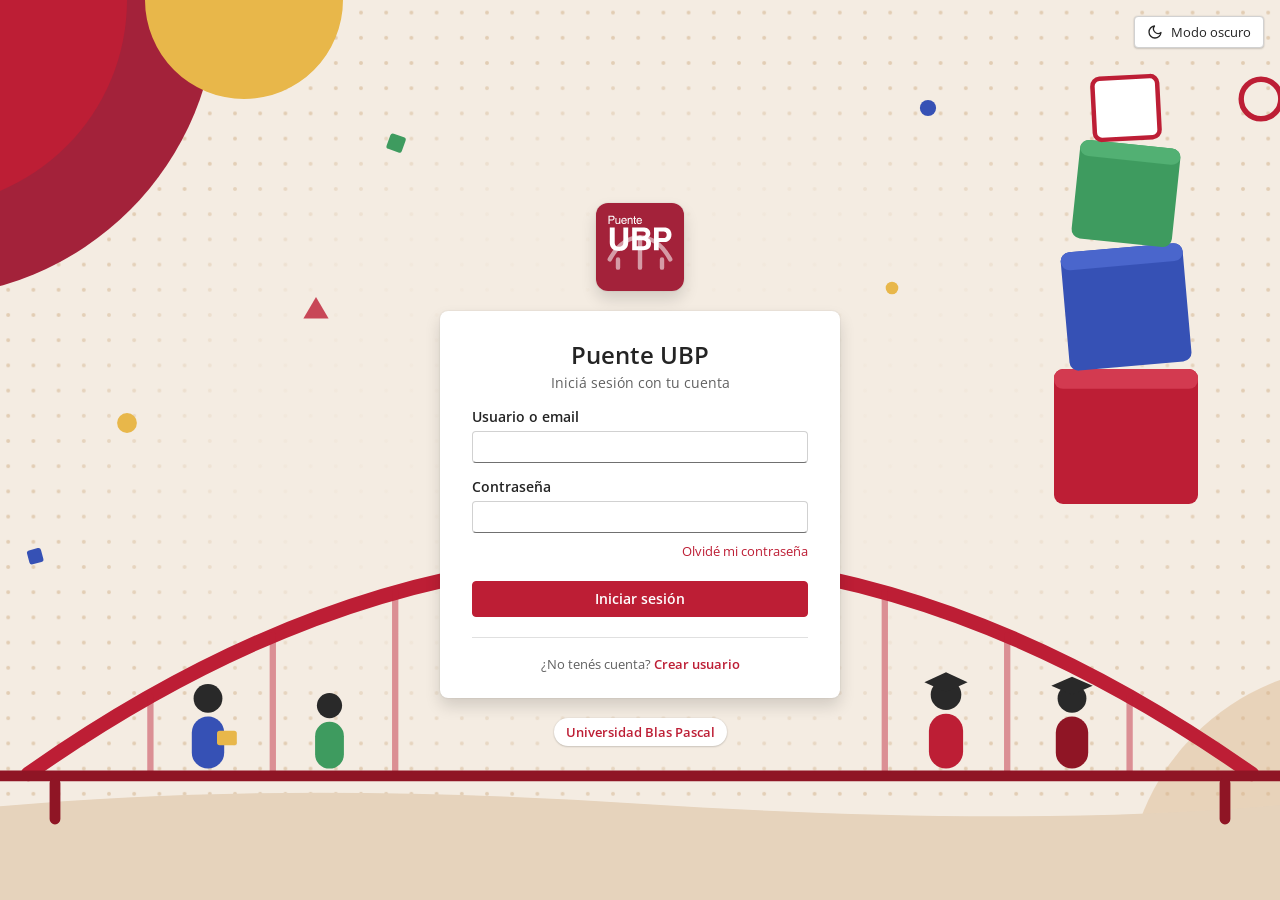
<file: index.html>
<!DOCTYPE html>
<html lang="es">
<head>
<meta charset="utf-8">
<meta name="viewport" content="width=device-width, initial-scale=1, viewport-fit=cover">
<title>Puente UBP</title>
<meta name="theme-color" content="#a3223a">
<link rel="icon" href="assets/img/Logo%20Puente%20UBP.svg" type="image/svg+xml">
<link rel="preconnect" href="https://fonts.googleapis.com">
<link rel="preconnect" href="https://fonts.gstatic.com" crossorigin>
<link href="https://fonts.googleapis.com/css2?family=Open+Sans:wght@400;600;700&display=swap" rel="stylesheet">
<link rel="stylesheet" href="css/tokens.css">
<link rel="stylesheet" href="css/base.css">
<link rel="stylesheet" href="css/layout.css">
<link rel="stylesheet" href="css/components.css">
<link rel="stylesheet" href="css/views.css">
<script src="js/core/theme.js"></script>
</head>
<body>
<div id="app"></div>
<div id="toast-root" aria-live="polite"></div>

<script src="js/config.js"></script>
<script src="js/core/utils.js"></script>
<script src="js/core/store.js"></script>
<script src="js/data/seed.js"></script>
<script src="js/core/auth.js"></script>
<script src="js/core/matching.js"></script>
<script src="js/core/files.js"></script>
<script src="js/views/components.js"></script>
<script src="js/views/login.js"></script>
<script src="js/views/layout.js"></script>
<script src="js/views/student.js"></script>
<script src="js/views/graduate.js"></script>
<script src="js/views/profile.js"></script>
<script src="js/views/availability.js"></script>
<script src="js/views/support.js"></script>
<script src="js/views/admin.js"></script>
<script src="js/actions.js"></script>
<script src="js/main.js"></script>
</body>
</html>
</file>
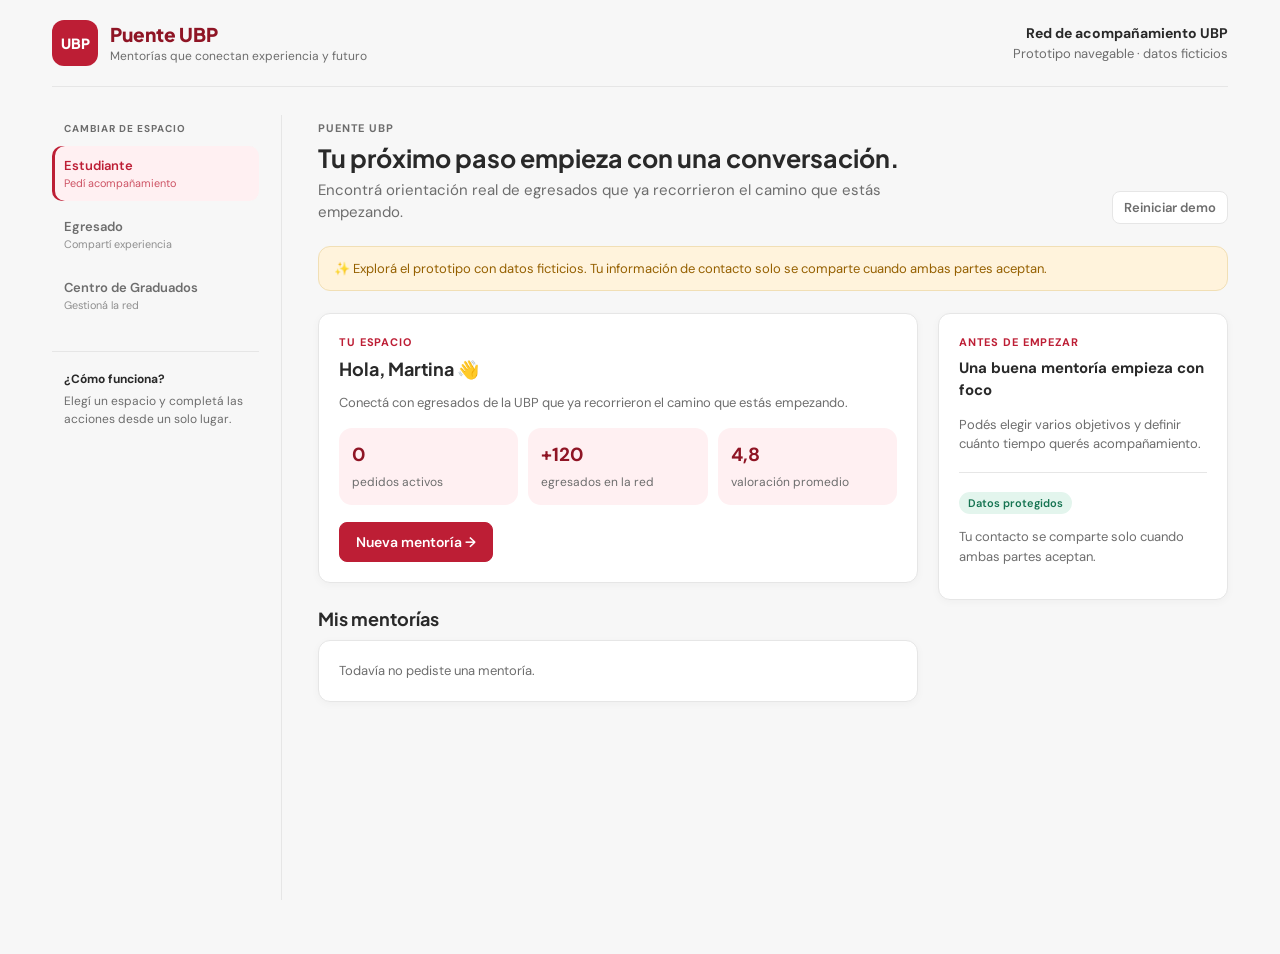
<file: legacy/Puente UBP · Prototipo.html>
<!DOCTYPE html>
<html lang="es">
<head>
<meta charset="utf-8">
<meta name="viewport" content="width=device-width, initial-scale=1, viewport-fit=cover">
<title>Puente UBP</title>
<link rel="preconnect" href="https://fonts.googleapis.com">
<link rel="preconnect" href="https://fonts.gstatic.com" crossorigin>
<link href="https://fonts.googleapis.com/css2?family=DM+Sans:wght@400;500;600;700&family=Plus+Jakarta+Sans:wght@600;700;800&display=swap" rel="stylesheet">
<style>
:root{--navy:#8f1525;--blue:#bd1e35;--cyan:#e34d5f;--ink:#292929;--muted:#6d6d6d;--line:#e6e6e6;--bg:#f7f7f7;--card:#fff;--soft:#fff0f2;--green:#167452;--greenbg:#e3f5ed;--amber:#956000;--amberbg:#fff3dc;--red:#b93232}
*{box-sizing:border-box}html{scroll-behavior:smooth}body{margin:0;background:var(--bg);color:var(--ink);font:15px/1.5 "DM Sans",system-ui,sans-serif}.app{max-width:1080px;margin:auto;padding:0 26px 54px}
.top{display:flex;align-items:center;justify-content:space-between;padding:22px 0 18px}.brand{display:flex;gap:12px;align-items:center}.mark{width:46px;height:46px;display:grid;place-items:center;color:white;background:var(--blue);border-radius:12px;font:800 14px "Plus Jakarta Sans"}.brand h1{font:800 19px "Plus Jakarta Sans";margin:0;color:var(--navy)}.brand p{margin:1px 0 0;color:var(--muted);font-size:12px}.top-note{color:var(--blue);font-size:13px;font-weight:600}
.hero{background:linear-gradient(110deg,#102b50 0%,#155d91 60%,#35aeba 100%);border-radius:24px;padding:30px;color:white;display:flex;justify-content:space-between;gap:28px;overflow:hidden;position:relative}.hero:after{content:"";position:absolute;width:280px;height:280px;border-radius:50%;border:28px solid rgba(255,255,255,.08);right:-70px;top:-90px}.hero h2{font:800 29px/1.15 "Plus Jakarta Sans";margin:0 0 9px;max-width:570px}.hero p{margin:0;max-width:580px;color:#e6f6fa}.hero-stats{display:flex;gap:25px;align-items:end;position:relative;z-index:1}.hero-stats b{display:block;font:800 27px "Plus Jakarta Sans"}.hero-stats span{font-size:12px;color:#d7edf2}
.notice{display:flex;gap:10px;align-items:center;padding:12px 15px;background:var(--amberbg);color:var(--amber);border:1px solid #f1dfb5;border-radius:12px;margin:18px 0;font-size:13px}.tabs{display:flex;gap:8px;border-bottom:1px solid var(--line);margin:5px 0 24px}.tabs button{border:0;background:none;color:var(--muted);font:600 14px "DM Sans";padding:13px 15px;cursor:pointer;border-bottom:3px solid transparent}.tabs button[aria-selected=true]{color:var(--blue);border-color:var(--cyan)}
.grid{display:grid;grid-template-columns:minmax(0,1.55fr) minmax(270px,.75fr);gap:20px}.card{background:var(--card);border:1px solid var(--line);border-radius:18px;padding:21px;margin-bottom:16px;box-shadow:0 4px 16px rgba(22,55,84,.04)}h2{font:700 18px "Plus Jakarta Sans";margin:0 0 5px}h3{font-weight:700;font-size:15px;margin:0}.muted{color:var(--muted);font-size:13px}.eyebrow{color:var(--blue);text-transform:uppercase;letter-spacing:.08em;font-size:11px;font-weight:700;margin:0 0 6px}.row{display:flex;gap:9px;align-items:center;flex-wrap:wrap}.between{justify-content:space-between}.btn{border:1px solid var(--blue);background:var(--blue);color:#fff;border-radius:10px;padding:10px 16px;font:600 14px "DM Sans";cursor:pointer}.btn:hover{filter:brightness(.94)}.btn.secondary{background:transparent;color:var(--blue)}.btn.ghost{border-color:var(--line);background:#fff;color:var(--muted)}.btn.small{padding:7px 11px;font-size:13px}.btn:focus-visible,input:focus-visible,select:focus-visible,textarea:focus-visible,button:focus-visible{outline:3px solid #9bdce5;outline-offset:2px}
.quick{display:grid;grid-template-columns:repeat(3,1fr);gap:10px;margin-top:16px}.quick div{background:var(--soft);border-radius:13px;padding:13px}.quick b{display:block;color:var(--navy);font-size:19px}.quick span{font-size:12px;color:var(--muted)}
label.field{display:block;font-weight:600;font-size:13px;margin:17px 0 7px}select,input[type=text],textarea{font:15px "DM Sans";width:100%;padding:11px 12px;border:1px solid var(--line);border-radius:10px;background:#fff;color:var(--ink)}textarea{min-height:90px;resize:vertical}.chips{display:flex;gap:8px;flex-wrap:wrap}.chip{border:1px solid var(--line);background:#fff;color:var(--ink);border-radius:99px;padding:8px 12px;cursor:pointer;font:500 13px "DM Sans"}.chip[aria-pressed=true]{background:var(--blue);color:#fff;border-color:var(--blue)}.hint{font-size:12px;color:var(--muted);margin:6px 0 0}.upload{border:1px dashed #9cb8c7;border-radius:12px;padding:14px;background:#f9fcfd}.upload input{font-size:13px;width:100%;margin-top:7px}.check{display:flex;gap:9px;margin-top:16px;font-size:13px;color:var(--muted)}.check input{accent-color:var(--blue);margin-top:4px}.error{color:var(--red);font-size:13px;margin-top:10px}
.tag{display:inline-flex;align-items:center;background:var(--soft);color:var(--blue);border-radius:99px;padding:3px 9px;font-size:11px;font-weight:600}.tag.green{background:var(--greenbg);color:var(--green)}.tag.amber{background:var(--amberbg);color:var(--amber)}.needs{display:flex;gap:5px;flex-wrap:wrap;margin-top:9px}.request{border-left:4px solid var(--cyan)}.kv{display:grid;grid-template-columns:115px 1fr;gap:6px 10px;margin:15px 0;font-size:13px}.kv span:nth-child(odd){color:var(--muted)}.divider{border:0;border-top:1px solid var(--line);margin:18px 0}.profile{display:flex;gap:14px;align-items:center}.avatar{width:52px;height:52px;border-radius:16px;display:grid;place-items:center;background:#d9f2f3;color:var(--blue);font-weight:800;font-size:17px}.profile h3{font-size:16px}.profile p{margin:2px 0;color:var(--muted);font-size:13px}.file-name{margin:7px 0 0;font-size:12px;color:var(--green)}.slot{display:flex;gap:8px;align-items:center;border:1px solid var(--line);padding:9px 11px;border-radius:10px;margin-top:7px;cursor:pointer}.steps{display:flex;gap:4px;margin:14px 0 5px}.steps i{height:5px;border-radius:5px;background:var(--line);flex:1}.steps i.done{background:var(--cyan)}.steps-label{display:flex;justify-content:space-between;color:var(--muted);font-size:10px}.metric{display:grid;grid-template-columns:repeat(4,1fr);gap:10px}.metric div{background:#fff;border:1px solid var(--line);border-radius:14px;padding:14px}.metric b{display:block;font:800 22px "Plus Jakarta Sans";color:var(--navy)}.metric span{font-size:11px;color:var(--muted)}.bar{height:7px;flex:1;background:var(--line);border-radius:9px;overflow:hidden}.bar i{display:block;height:100%;background:var(--cyan)}.footer{text-align:center;margin-top:20px}
@media(max-width:780px){.hero{display:block}.hero-stats{margin-top:20px}.grid{grid-template-columns:1fr}}@media(max-width:520px){.app{padding:0 14px 40px}.top-note{display:none}.hero{padding:23px 20px}.hero h2{font-size:24px}.quick,.metric{grid-template-columns:repeat(2,1fr)}.kv{grid-template-columns:1fr}.tabs{overflow:auto}.tabs button{white-space:nowrap;padding:12px 10px}}
.app{max-width:1240px;padding:0 32px 54px}.site-header{display:flex;align-items:center;justify-content:space-between;padding:20px 0;border-bottom:1px solid var(--line)}.site-header .brand{min-width:225px}.header-context{color:var(--muted);font-size:13px;text-align:right}.header-context strong{display:block;color:var(--ink);font-size:14px}.workspace{display:grid;grid-template-columns:230px minmax(0,1fr);gap:36px;padding-top:28px}.sidebar{border-right:1px solid var(--line);padding-right:22px;min-height:calc(100vh - 115px)}.sidebar-label{color:var(--muted);font-size:10px;font-weight:700;letter-spacing:.1em;text-transform:uppercase;margin:6px 12px 10px}.side-nav{display:grid;gap:6px}.side-nav button{border:0;background:transparent;color:var(--muted);border-radius:10px;padding:11px 12px;text-align:left;font:600 13px "DM Sans";cursor:pointer}.side-nav button:hover{background:var(--soft);color:var(--blue)}.side-nav button[aria-selected=true]{background:var(--soft);color:var(--blue);box-shadow:inset 3px 0 var(--blue)}.side-nav small{display:block;font-weight:400;color:inherit;opacity:.75;margin-top:2px}.sidebar-help{border-top:1px solid var(--line);margin-top:28px;padding:18px 12px;color:var(--muted);font-size:12px}.sidebar-help strong{color:var(--ink);display:block;margin-bottom:4px}.main-content{min-width:0}.page-intro{display:flex;justify-content:space-between;align-items:flex-end;gap:20px;margin-bottom:22px}.page-intro h2{font-size:25px;margin:0}.page-intro p{margin:5px 0 0;color:var(--muted);max-width:620px}.page-intro .eyebrow{margin-bottom:5px}.page-actions{display:flex;gap:8px;flex-shrink:0}.section-heading{display:flex;justify-content:space-between;align-items:center;margin:28px 0 11px}.section-heading h2{margin:0}.hero{background:var(--navy);border-radius:16px;padding:24px 26px}.hero:after{border-color:rgba(255,255,255,.07)}.hero h2{font-size:24px}.notice{margin:0 0 22px}.card{border-radius:12px;box-shadow:0 2px 8px rgba(0,0,0,.035);padding:20px}.btn{border-radius:8px;background:var(--blue);border-color:var(--blue)}.btn.secondary{color:var(--blue)}.btn:focus-visible,input:focus-visible,select:focus-visible,textarea:focus-visible,button:focus-visible{outline-color:#f19aa5}.chip[aria-pressed=true]{background:var(--blue);border-color:var(--blue)}.quick div{background:var(--soft)}.request{border-left-color:var(--blue)}.steps i.done,.bar i{background:var(--blue)}.avatar{background:var(--soft);color:var(--blue)}
@media(max-width:820px){.app{padding:0 18px 42px}.workspace{grid-template-columns:1fr;gap:20px}.sidebar{border-right:0;border-bottom:1px solid var(--line);min-height:auto;padding:0 0 16px}.side-nav{display:flex;overflow:auto}.side-nav button{white-space:nowrap}.side-nav small{display:none}.sidebar-help{display:none}.page-intro{align-items:flex-start;flex-direction:column}.page-actions{width:100%}}
@media(max-width:520px){.site-header{padding:16px 0}.header-context{display:none}.page-intro h2{font-size:22px}.workspace{padding-top:18px}.app{padding-left:14px;padding-right:14px}}
</style>
</head>
<body><main class="app" id="app"></main>
<script>
const CAREERS=['Abogacía','Arquitectura','Contador Público','Diseño Gráfico','Diseño y Animación Digital','Gestión Ambiental','Gestión Empresarial','Ingeniería Informática','Licenciatura en Administración','Marketing','Publicidad','Relaciones Internacionales','Turismo'];
const NEEDS=['Orientación de carrera','Revisar mi CV','Simular una entrevista','Conocer el rubro','Buscar una práctica','Armar mi portfolio'];
const PERIODS=['1 semana','2 semanas','3 semanas','4 semanas'],SLOTS=['Mié 14/10 · 18:00','Vie 16/10 · 19:00','Mar 20/10 · 18:30'];
const AF={'Publicidad':'c','Comunicación Audiovisual':'c','Marketing':'c','Diseño Gráfico':'c','Diseño y Animación Digital':'c','Contador Público':'n','Gestión Empresarial':'n','Licenciatura en Administración':'n','Ingeniería Informática':'t','Turismo':'t','Gestión Ambiental':'a','Abogacía':'j','Relaciones Internacionales':'j','Arquitectura':'a'};
const ME={nombre:'Martina Gómez',car:'Publicidad'},EGR=6;
let S;
function init(){S={role:'est',view:'home',err:'',nid:103,rates:[5,4,5],profile:{nombre:'Sofía Ferraro',car:'Publicidad',rol:'Planner en agencia',lug:'Madrid, España',bio:'Me especializo en estrategia, campañas y crecimiento de marcas.',topics:['Revisar mi CV','Conocer el rubro'],file:''},mentors:[
{id:1,n:'Marcos Ruiz',car:'Comunicación Audiovisual',rol:'Director de productora',lug:'Córdoba',t:[0,2,3],cupo:1,us:0,on:1},
{id:2,n:'Lucía Paz',car:'Contador Público',rol:'Auditora senior',lug:'Buenos Aires',t:[1,2,4],cupo:2,us:1,on:1},
{id:3,n:'Andrés Soto',car:'Gestión Empresarial',rol:'Consultor',lug:'Mendoza',t:[0,4,3],cupo:1,us:0,on:1},
{id:4,n:'Carla Medina',car:'Abogacía',rol:'Abogada en estudio jurídico',lug:'Rosario',t:[0,1,2],cupo:1,us:1,on:1},
{id:5,n:'Julián Vega',car:'Turismo',rol:'Gerente de hotel',lug:'Salta',t:[3,0],cupo:2,us:1,on:1},
{id:6,n:'Sofía Ferraro',car:'Publicidad',rol:'Planner en agencia',lug:'Madrid, España',t:[1,3,0],cupo:1,us:1,on:1},
{id:7,n:'Ignacio Bruno',car:'Relaciones Internacionales',rol:'Analista de comercio exterior',lug:'Buenos Aires',t:[0,3],cupo:1,us:0,on:1}],
reqs:[{id:101,al:'Tomás Herrera',car:'Contador Público',needs:[2],ctx:'Tengo una entrevista para una pasantía en una consultora y quiero practicar.',disp:'Lun a jue por la tarde',period:1,st:'pend',m:null,slot:null,ex:[],d:3},{id:102,al:'Camila Ríos',car:'Turismo',needs:[3],ctx:'Quiero entender cómo es el día a día en hotelería.',disp:'Sábados por la mañana',period:2,st:'conf',m:5,slot:'Jue 15/10 · 18:00',ex:[],d:6}]}}
init();
const esc=s=>String(s??'').replace(/[&<>"]/g,c=>({'&':'&amp;','<':'&lt;','>':'&gt;','"':'&quot;'}[c]));const mn=id=>S.mentors.find(m=>m.id===id);const ntext=r=>r.needs.map(i=>NEEDS[i]).join(' · ');
function steps(r){let i={pend:0,pres:2,conf:3,done:4}[r.st];return `<div class="steps">${[0,1,2,3,4].map(x=>`<i class="${x<=i?'done':''}"></i>`).join('')}</div><div class="steps-label"><span>Enviado</span><span>Revisado</span><span>Asignado</span><span>Confirmado</span><span>Realizada</span></div>`}
function upload(label,key){return `<div class="upload"><b>${label}</b><div class="hint">PDF, DOC o imagen · máximo 10 MB</div><input type="file" data-file="${key}" accept=".pdf,.doc,.docx,.png,.jpg,.jpeg"><div class="file-name" id="file-${key}"></div></div>`}
function est(){let mine=S.reqs.filter(r=>r.al===ME.nombre);if(S.view==='form')return form();return `<div class="grid"><section><div class="card"><p class="eyebrow">Tu espacio</p><h2>Hola, Martina 👋</h2><p class="muted">Conectá con egresados de la UBP que ya recorrieron el camino que estás empezando.</p><div class="quick"><div><b>${mine.length}</b><span>pedidos activos</span></div><div><b>+120</b><span>egresados en la red</span></div><div><b>4,8</b><span>valoración promedio</span></div></div><button class="btn" style="margin-top:17px" data-a="go" data-v="form">Nueva mentoría <span aria-hidden="true">→</span></button></div>
<h2 style="margin:24px 0 10px">Mis mentorías</h2>${mine.length?mine.map(r=>`<div class="card request"><div class="row between"><h3>${esc(ntext(r))}</h3><span class="tag ${r.st==='conf'||r.st==='done'?'green':''}">${{pend:'En revisión',pres:'Presentado',conf:'Confirmada',done:'Realizada'}[r.st]}</span></div><div class="needs"><span class="tag">${esc(r.car)}</span><span class="tag">${PERIODS[r.period-1]}</span></div><p class="muted">${r.st==='conf'?`Confirmada con ${esc(mn(r.m).n)} · ${esc(r.slot)}`:'La UBP está buscando la mejor coincidencia para vos.'}</p>${steps(r)}${r.st==='conf'?`<button class="btn secondary small" data-a="done" data-id="${r.id}" style="margin-top:13px">Marcar como realizada</button>`:''}${r.st==='done'&&!r.rate?`<div style="margin-top:12px"><span class="muted">¿Cómo fue la sesión?</span><div class="row" style="margin-top:4px">${[1,2,3,4,5].map(n=>`<button class="btn ghost small" data-a="rate" data-id="${r.id}" data-n="${n}">${n} ★</button>`).join('')}</div></div>`:''}</div>`).join(''):'<div class="card muted">Todavía no pediste una mentoría.</div>'}</section><aside><div class="card"><p class="eyebrow">Antes de empezar</p><h3>Una buena mentoría empieza con foco</h3><p class="muted">Podés elegir varios objetivos y definir cuánto tiempo querés acompañamiento.</p><hr class="divider"><span class="tag green">Datos protegidos</span><p class="muted">Tu contacto se comparte solo cuando ambas partes aceptan.</p></div></aside></div>`}
function form(){let f=S.f||(S.f={needs:[],period:1,fmt:0,consent:false});return `<div class="card"><button class="btn secondary small" data-a="go" data-v="home">← Volver</button><p class="eyebrow" style="margin-top:20px">Paso 1 de 1</p><h2>Diseñá tu mentoría</h2><p class="muted">Contanos qué querés lograr y la UBP buscará la mejor coincidencia.</p><label class="field">Carrera</label><select id="car">${CAREERS.map(c=>`<option ${c===(S.fcar||ME.car)?'selected':''}>${c}</option>`).join('')}</select><label class="field">¿Qué querés trabajar? <span class="muted">(podés elegir varias)</span></label><div class="chips">${NEEDS.map((n,i)=>`<button class="chip" aria-pressed="${f.needs.includes(i)}" data-a="need" data-i="${i}">${n}</button>`).join('')}</div><label class="field" for="ctx">Contexto</label><textarea id="ctx" maxlength="400" placeholder="Ej.: estoy buscando mi primera práctica y quiero revisar mi portfolio.">${esc(S.ftx||'')}</textarea><label class="field" for="disp">Disponibilidad</label><input id="disp" type="text" value="${esc(S.fdisp||'Martes y jueves por la tarde')}"><label class="field">Período de acompañamiento</label><div class="chips">${PERIODS.map((p,i)=>`<button class="chip" aria-pressed="${f.period===i+1}" data-a="period" data-i="${i+1}">${p}</button>`).join('')}</div><p class="hint">La primera sesión se coordina dentro de los próximos 10 días hábiles.</p><label class="field">Formato</label><div class="chips">${['Videollamada de 30 min','Consulta escrita'].map((n,i)=>`<button class="chip" aria-pressed="${f.fmt===i}" data-a="fmt" data-i="${i}">${n}</button>`).join('')}</div>${upload('Adjuntar CV, portfolio u otro documento (opcional)','student')}<label class="check"><input id="cons" type="checkbox" ${f.consent?'checked':''}><span>Acepto que la UBP use mis datos para conectarme con un egresado. Mi contacto se comparte solo si ambos aceptamos.</span></label>${S.err?`<div class="error" role="alert">${S.err}</div>`:''}<button class="btn" data-a="send" style="margin-top:18px">Enviar solicitud</button></div>`}
function ficha(r,extra=''){return `<div class="card request"><div class="row between"><h3>${esc(ntext(r))}</h3><span class="tag">${esc(r.car)}</span></div><div class="kv"><span>Estudiante</span><span>${esc(r.al)}</span><span>Situación</span><span>${esc(r.ctx)}</span><span>Disponibilidad</span><span>${esc(r.disp)}</span><span>Período</span><span>${PERIODS[r.period-1]}</span></div>${extra}</div>`}
function incoming(r){return ficha(r,`<p class="muted">Elegí un horario para aceptar esta solicitud:</p>${SLOTS.map((s,i)=>`<label class="slot"><input type="radio" name="slot${r.id}" value="${s}" ${i===0?'checked':''}>${s}</label>`).join('')}<div class="row" style="margin-top:13px"><button class="btn" data-a="acc" data-id="${r.id}">Aceptar y confirmar</button><button class="btn secondary" data-a="dec" data-id="${r.id}">Ahora no puedo</button></div>`)}
function egr(){let m=mn(EGR),inc=S.reqs.filter(r=>r.st==='pres'&&r.m===EGR),ok=S.reqs.filter(r=>(r.st==='conf'||r.st==='done')&&r.m===EGR);if(S.view==='profile')return profile();let requests=inc.length?inc.map(incoming).join(''):'<div class="card muted">No tenés solicitudes pendientes. Cuando la UBP te presente una, va a aparecer acá.</div>';let confirmed=ok.length?`<h2 style="margin:24px 0 10px">Tus mentorías</h2>${ok.map(r=>`<div class="card"><div class="row between"><b>${esc(ntext(r))}</b><span class="tag green">${r.st==='done'?'Realizada':esc(r.slot)}</span></div><p class="muted">${esc(r.al)} · ${PERIODS[r.period-1]}</p></div>`).join('')}`:'';return `<div class="grid"><section><div class="card"><div class="profile"><div class="avatar">${m.n.split(' ').map(x=>x[0]).join('')}</div><div><h2>Hola, ${m.n.split(' ')[0]} 👋</h2><p>${esc(m.rol)} · ${esc(m.car)} · ${esc(m.lug)}</p></div></div><div class="row" style="margin-top:18px"><span class="tag ${m.on?'green':'amber'}">${m.on?'Disponible para mentorías':'En pausa'}</span><button class="btn secondary small" data-a="profile">Editar mi perfil</button><button class="btn ghost small" data-a="pausa">${m.on?'Pausar participación':'Volver a participar'}</button></div></div><h2 style="margin:24px 0 10px">Solicitudes para vos</h2>${requests}${confirmed}</section><aside><div class="card"><p class="eyebrow">Tu disponibilidad</p><h3>Definí tu límite mensual</h3><p class="muted">La plataforma nunca te va a asignar más sesiones de las que podés sostener.</p><label class="field" for="cupo">Máximo de sesiones por mes</label><select id="cupo" data-a="cupo">${[1,2,3].map(n=>`<option value="${n}" ${m.cupo===n?'selected':''}>${n} sesión${n>1?'es':''}</option>`).join('')}</select><p class="muted" style="margin-top:10px">Usaste ${m.us} de ${m.cupo} sesiones este mes.</p></div></aside></div>`}
function profile(){let p=S.profile;return `<div class="card"><button class="btn secondary small" data-a="profile">← Volver a mi panel</button><p class="eyebrow" style="margin-top:20px">Perfil público</p><h2>Mejorá tu perfil de egresado</h2><p class="muted">Un perfil completo ayuda a que los estudiantes te encuentren por experiencia y afinidad.</p><label class="field">Nombre y apellido</label><input id="pname" type="text" value="${esc(p.nombre)}"><label class="field">Carrera</label><select id="pcar">${CAREERS.map(c=>`<option ${c===p.car?'selected':''}>${c}</option>`).join('')}</select><label class="field">Rol actual</label><input id="prol" type="text" value="${esc(p.rol)}"><label class="field">Ubicación</label><input id="plug" type="text" value="${esc(p.lug)}"><label class="field">Sobre mí</label><textarea id="pbio" maxlength="240">${esc(p.bio)}</textarea><label class="field">Temas en los que podés ayudar</label><div class="chips">${NEEDS.map(n=>`<button class="chip" aria-pressed="${p.topics.includes(n)}" data-a="topic" data-topic="${esc(n)}">${n}</button>`).join('')}</div>${upload('Foto o presentación profesional (opcional)','profile')}<div class="row" style="margin-top:18px"><button class="btn" data-a="save-profile">Guardar cambios</button><button class="btn secondary" data-a="profile">Cancelar</button></div></div>`}
function score(r,m){return (r.car===m.car?3:AF[r.car]===AF[m.car]?2:0)+(r.needs.some(n=>m.t.includes(n))?1:0)}
function adm(){let R=S.reqs,act=S.mentors.filter(m=>m.on).length;return `<div class="metric"><div><b>${R.length}</b><span>Pedidos</span></div><div><b>${Math.round(R.filter(r=>r.st!=='pend').length/R.length*100)}%</b><span>Con respuesta</span></div><div><b>${act}</b><span>Mentores activos</span></div><div><b>4,8</b><span>Satisfacción</span></div></div><h2 style="margin:25px 0 10px">Pedidos a resolver</h2>${R.filter(r=>r.st==='pend'||r.st==='pres').map(r=>{if(r.st==='pres')return ficha(r,`<span class="tag amber">Presentado a ${esc(mn(r.m).n)}, esperando respuesta</span>`);let c=S.mentors.filter(m=>m.on&&m.us<m.cupo&&!r.ex.includes(m.id)).map(m=>({m,s:score(r,m)})).sort((a,b)=>b.s-a.s).slice(0,3);return ficha(r,`<p class="muted">Sugerencias de coincidencia:</p>${c.map(({m,s})=>`<div class="row between" style="border-top:1px solid var(--line);padding:10px 0"><span><b>${esc(m.n)}</b><br><small class="muted">${esc(m.rol)} · ${esc(m.car)}</small></span><button class="btn small" data-a="pres" data-id="${r.id}" data-m="${m.id}">Presentar</button></div>`).join('')}`)}).join('')||'<div class="card muted">No hay pedidos pendientes.</div>'}<h2 style="margin:25px 0 10px">Cobertura por carrera</h2><div class="card">${CAREERS.map(c=>{let n=S.mentors.filter(m=>m.car===c&&m.on).length;return `<div class="row" style="margin:9px 0"><span style="width:190px;font-size:13px">${c}</span><div class="bar"><i style="width:${Math.min(100,n*50)}%"></i></div><span class="tag ${n?'green':'amber'}">${n||'Sin'} mentor${n===1?'':'es'}</span></div>`}).join('')}</div>`}
function render(){let tabs=[['est','Estudiante','Pedí acompañamiento'],['egr','Egresado','Compartí experiencia'],['adm','Centro de Graduados','Gestioná la red']];document.getElementById('app').innerHTML=`<header class="site-header"><div class="brand"><div class="mark">UBP</div><div><h1>Puente UBP</h1><p>Mentorías que conectan experiencia y futuro</p></div></div><div class="header-context"><strong>Red de acompañamiento UBP</strong><span>Prototipo navegable · datos ficticios</span></div></header><div class="workspace"><aside class="sidebar"><p class="sidebar-label">Cambiar de espacio</p><nav class="side-nav" role="tablist">${tabs.map(([k,l,d])=>`<button role="tab" aria-selected="${S.role===k}" data-a="role" data-r="${k}">${l}<small>${d}</small></button>`).join('')}</nav><div class="sidebar-help"><strong>¿Cómo funciona?</strong>Elegí un espacio y completá las acciones desde un solo lugar.</div></aside><main class="main-content"><section class="page-intro"><div><p class="eyebrow">Puente UBP</p><h2>${S.role==='est'?'Tu próximo paso empieza con una conversación.':S.role==='egr'?'Tu experiencia puede abrir caminos.':'Una red que crece con cada conexión.'}</h2><p>${S.role==='est'?'Encontrá orientación real de egresados que ya recorrieron el camino que estás empezando.':S.role==='egr'?'Elegí cómo y cuánto querés acompañar a estudiantes de la comunidad UBP.':'Revisá solicitudes, encontrá coincidencias y cuidá la calidad de cada mentoría.'}</p></div><div class="page-actions"><button class="btn ghost small" data-a="reset">Reiniciar demo</button></div></section><div class="notice">✨ Explorá el prototipo con datos ficticios. Tu información de contacto solo se comparte cuando ambas partes aceptan.</div>${S.role==='est'?est():S.role==='egr'?egr():adm()}</main></div>`}
document.getElementById('app').addEventListener('click',e=>{let b=e.target.closest('[data-a]');if(!b)return;let a=b.dataset.a,id=+b.dataset.id,r=S.reqs.find(x=>x.id===id);if(a==='role'){S.role=b.dataset.r;S.view='home'}else if(a==='go'){S.view=b.dataset.v;S.err='';if(S.view==='form')S.f={needs:[],period:1,fmt:0,consent:false}}else if(a==='need'){let i=+b.dataset.i,Sf=S.f;if(Sf.needs.includes(i))Sf.needs=Sf.needs.filter(x=>x!==i);else Sf.needs.push(i);save()}else if(a==='period'||a==='fmt'){S.f[a==='period'?'period':'fmt']=+b.dataset.i;save()}else if(a==='send'){save();let f=S.f;if(!f.needs.length)S.err='Elegí al menos un objetivo.';else if(!document.getElementById('ctx').value.trim())S.err='Contá brevemente tu situación.';else if(!f.consent)S.err='Aceptá el uso de tus datos para enviar el pedido.';else{S.reqs.push({id:S.nid++,al:ME.nombre,car:document.getElementById('car').value,needs:f.needs,ctx:document.getElementById('ctx').value.trim(),disp:document.getElementById('disp').value.trim()||'A coordinar',period:f.period,fmt:f.fmt,st:'pend',m:null,slot:null,ex:[],d:0,file:S.studentFile||''});S.view='home';S.err=''}}else if(a==='pres'){r.st='pres';r.m=+b.dataset.m}else if(a==='acc'){let v=document.querySelector(`input[name=slot${id}]:checked`);r.st='conf';r.slot=v?v.value:SLOTS[0];mn(r.m).us++}else if(a==='dec'){r.ex.push(r.m);r.m=null;r.st='pend'}else if(a==='done')r.st='done';else if(a==='rate'){r.rate=+b.dataset.n;S.rates.push(r.rate)}else if(a==='pausa'){mn(EGR).on=mn(EGR).on?0:1}else if(a==='profile'){S.view=S.view==='profile'?'home':'profile'}else if(a==='topic'){let p=S.profile;p.topics=p.topics.includes(b.dataset.topic)?p.topics.filter(x=>x!==b.dataset.topic):[...p.topics,b.dataset.topic]}else if(a==='save-profile'){let p=S.profile;p.nombre=document.getElementById('pname').value.trim()||p.nombre;p.car=document.getElementById('pcar').value;p.rol=document.getElementById('prol').value.trim();p.lug=document.getElementById('plug').value.trim();p.bio=document.getElementById('pbio').value.trim();let m=mn(EGR);m.n=p.nombre;m.car=p.car;m.rol=p.rol;m.lug=p.lug;S.view='home'}else if(a==='reset')init();render()});
document.getElementById('app').addEventListener('change',e=>{if(e.target.dataset.a==='cupo'){mn(EGR).cupo=+e.target.value;render()}if(e.target.dataset.file){let f=e.target.files[0];if(f){if(e.target.dataset.file==='profile')S.profile.file=f.name;else S.studentFile=f.name;let node=document.getElementById('file-'+e.target.dataset.file);if(node)node.textContent='✓ '+f.name}}});
function save(){let c=document.getElementById('cons'),x=document.getElementById('ctx'),k=document.getElementById('car'),d=document.getElementById('disp');if(c)S.f.consent=c.checked;if(x)S.ftx=x.value;if(k)S.fcar=k.value;if(d)S.fdisp=d.value}
render();
</script>
</body>
</html>
</file>
<file: css/tokens.css>
/* Paleta institucional Universidad Blas Pascal y tokens de tema (claro / oscuro).
   Para ajustar a los valores exactos del manual de marca, modificar solo las variables --ubp-*. */
:root {
  --ubp-rojo: #bd1e35;
  --ubp-bordo: #8f1525;
  --ubp-coral: #e34d5f;
  --ubp-grafito: #292929;
  --ubp-logo: #a3223a;

  --font: "Open Sans", "Segoe UI", -apple-system, BlinkMacSystemFont, Roboto, "Helvetica Neue", Arial, sans-serif;
  --login-veil: linear-gradient(transparent, transparent);
  --surface-veil: linear-gradient(rgba(250, 248, 247, .25), rgba(250, 248, 247, .25));

  color-scheme: light;
  --primary: var(--ubp-rojo);
  --primary-hover: #a81a2f;
  --primary-strong: var(--ubp-bordo);
  --primary-text: var(--ubp-rojo);
  --on-primary: #fff;
  --accent: var(--ubp-coral);

  --ink: #242424;
  --muted: #616161;
  --subtle: #707070;
  --line: #e0e0e0;
  --line-strong: #d1d1d1;
  --chrome: #ebebeb;       /* barra superior y riel */
  --bg: #f5f5f5;           /* superficie de contenido */
  --card: #fff;
  --field: #fff;
  --hover: #f5f5f5;
  --pressed: #e0e0e0;
  --soft: #fbe9ec;
  --soft-line: #f0c3ca;

  --green: #0e700e;
  --greenbg: #f1faf1;
  --greenline: #9fd89f;
  --amber: #8a5300;
  --amberbg: #fff9f5;
  --amberline: #fdcfb4;
  --red: #b10e1c;
  --presence: #6bb700;

  --focus: #000;
  --radius: 4px;
  --radius-lg: 8px;
  --shadow: 0 0 2px rgba(0, 0, 0, .12), 0 1px 2px rgba(0, 0, 0, .14);
  --shadow-pop: 0 0 2px rgba(0, 0, 0, .12), 0 8px 16px rgba(0, 0, 0, .14);
  --linkedin: #0a66c2;
}

:root[data-theme="dark"] {
  color-scheme: dark;
  --primary: #c42a40;
  --primary-hover: #d13a50;
  --primary-strong: #ffb3bc;
  --primary-text: #ff8d9b;
  --on-primary: #fff;
  --accent: #ff6b7d;

  --ink: #fff;
  --muted: #adadad;
  --subtle: #9e9e9e;
  --line: #3d3d3d;
  --line-strong: #525252;
  --chrome: #0a0a0a;
  --bg: #1f1f1f;
  --card: #292929;
  --field: #1f1f1f;
  --hover: #333;
  --pressed: #3d3d3d;
  --soft: #3b1e24;
  --soft-line: #6b2b37;

  --green: #54b054;
  --greenbg: #052505;
  --greenline: #107c10;
  --amber: #f9a868;
  --amberbg: #2b1a0e;
  --amberline: #8a4b12;
  --red: #ff8a95;
  --presence: #92c353;

  --focus: #fff;
  --shadow: 0 0 2px rgba(0, 0, 0, .24), 0 1px 2px rgba(0, 0, 0, .28);
  --shadow-pop: 0 0 2px rgba(0, 0, 0, .24), 0 8px 16px rgba(0, 0, 0, .28);
  --linkedin: #4ea1f3;
  --login-veil: linear-gradient(rgba(18, 16, 17, .66), rgba(18, 16, 17, .66));
  --surface-veil: linear-gradient(rgba(37, 37, 37, .8), rgba(37, 37, 37, .8));
}
</file>
<file: css/base.css>
/* Reset, tipografía y utilidades. */
* { box-sizing: border-box; }
html { -webkit-text-size-adjust: 100%; }
body {
  margin: 0;
  background: var(--bg);
  color: var(--ink);
  font: 14px/20px var(--font);
  -webkit-font-smoothing: antialiased;
}
h2 { font-size: 16px; line-height: 22px; font-weight: 600; margin: 0 0 4px; }
h3 { font-size: 14px; line-height: 20px; font-weight: 600; margin: 0; }
a { color: var(--primary-text); text-decoration: none; }
a:hover { text-decoration: underline; }
button, input, select, textarea { font-family: inherit; }

:where(button, a, input, select, textarea, summary):focus-visible {
  outline: 2px solid var(--focus);
  outline-offset: 1px;
}

.muted { color: var(--muted); font-size: 13px; }
.eyebrow { color: var(--muted); font-size: 12px; font-weight: 600; margin: 0 0 2px; }
.row { display: flex; gap: 8px; align-items: center; flex-wrap: wrap; }
.between { justify-content: space-between; }
.stack { display: grid; gap: 10px; }
.hint { font-size: 12px; color: var(--muted); margin: 6px 0 0; }
.error { color: var(--red); font-size: 13px; margin-top: 10px; }
.divider { border: 0; border-top: 1px solid var(--line); margin: 16px 0; }
.mt { margin-top: 16px; }
.sr-only {
  position: absolute; width: 1px; height: 1px; padding: 0; margin: -1px;
  overflow: hidden; clip: rect(0, 0, 0, 0); white-space: nowrap; border: 0;
}
</file>
<file: css/layout.css>
/* Estructura de la aplicación: barra superior, riel de navegación y superficie de contenido. */
body:has(.app) { background: var(--chrome); }
.app { display: grid; grid-template-columns: 68px minmax(0, 1fr); grid-template-rows: 48px auto; min-height: 100vh; }

/* Barra superior */
.topbar {
  grid-column: 1 / -1; position: sticky; top: 0; z-index: 10; height: 48px; background: var(--chrome);
  display: flex; align-items: center; justify-content: space-between; gap: 12px; padding: 0 12px 0 0;
}
.brand { display: flex; gap: 10px; align-items: center; min-width: 0; }
.topbar .brand { width: 68px; justify-content: center; }
.brand img { width: 28px; height: 28px; border-radius: var(--radius); display: block; }
.brand-name { font-weight: 600; font-size: 14px; white-space: nowrap; }
.topbar-title { flex: 1; display: flex; align-items: center; gap: 10px; min-width: 0; }
.topbar-title .tag { font-weight: 400; }
.header-actions { display: flex; align-items: center; gap: 4px; }

/* Riel de navegación */
.rail {
  position: sticky; top: 48px; align-self: start; height: calc(100vh - 48px); z-index: 5;
  display: flex; flex-direction: column; align-items: center; padding: 4px 0 8px; background: var(--chrome);
}
.rail nav { display: flex; flex-direction: column; gap: 2px; width: 100%; }
.rail-item {
  position: relative; width: 100%; height: 56px; border: 0; background: transparent; color: var(--muted);
  display: flex; flex-direction: column; align-items: center; justify-content: center; gap: 2px;
  font-size: 10px; line-height: 12px; cursor: pointer;
}
.rail-item svg { width: 22px; height: 22px; }
.rail-item:hover { color: var(--primary-text); }
.rail-item[aria-current="page"] { color: var(--primary-text); font-weight: 600; }
.rail-item[aria-current="page"]::before {
  content: ""; position: absolute; left: 0; top: 14px; bottom: 14px; width: 3px;
  border-radius: 0 2px 2px 0; background: var(--primary);
}

/* Superficie de contenido */
.surface {
  background: var(--surface-veil), url("../assets/img/fondo-app.svg") 0 0 / 1200px 900px repeat fixed, var(--bg);
  border-top-left-radius: var(--radius-lg); min-width: 0;
  min-height: calc(100vh - 48px); box-shadow: var(--shadow);
}
.page-head {
  position: sticky; top: 48px; z-index: 2; border-top-left-radius: var(--radius-lg); display: flex; align-items: center; justify-content: space-between; gap: 16px;
  min-height: 56px; background: var(--card); border-bottom: 1px solid var(--line);
  /* Alinea el título con la columna centrada de contenido. */
  padding: 10px max(24px, calc((100% - 1180px) / 2 + 24px));
}
.page-head h2 { font-size: 18px; line-height: 24px; margin: 0; }
.page-head p { margin: 0; color: var(--muted); font-size: 12px; line-height: 16px; }
.page-body { padding: 20px 24px 40px; max-width: 1180px; margin: 0 auto; }

.grid { display: grid; grid-template-columns: minmax(0, 1.6fr) minmax(260px, .8fr); gap: 16px; align-items: start; }
.section-title { font-size: 14px; margin: 24px 0 8px; }

@media (max-width: 900px) {
  .grid { grid-template-columns: 1fr; }
}
@media (max-width: 720px) {
  .app { grid-template-columns: minmax(0, 1fr); padding-bottom: calc(55px + env(safe-area-inset-bottom)); }
  .topbar { padding: 0 8px 0 12px; }
  .topbar .brand { width: auto; }
  .topbar-title { display: none; }
  .rail {
    position: fixed; top: auto; left: 0; right: 0; bottom: 0; height: auto; z-index: 10;
    flex-direction: row; padding: 0 0 env(safe-area-inset-bottom); border-top: 1px solid var(--line);
  }
  .rail nav { flex-direction: row; gap: 0; }
  .rail-item { flex: 1; height: 54px; }
  .rail-item[aria-current="page"]::before { left: 30%; right: 30%; top: 0; bottom: auto; width: auto; height: 3px; border-radius: 0 0 2px 2px; }
  .surface { border-radius: 0; box-shadow: none; min-height: calc(100vh - 103px); }
  .page-head { padding: 10px 16px; border-radius: 0; }
  .page-body { padding: 16px 16px 32px; }
}
@media (min-width: 721px) {
  .topbar .brand .brand-name { display: none; }
}
</file>
<file: css/components.css>
/* Componentes reutilizables. */
.card {
  background: var(--card); border-radius: var(--radius-lg); padding: 16px 20px;
  margin-bottom: 12px; box-shadow: var(--shadow);
}
.card > h2:first-child, .card > .eyebrow + h2 { margin-bottom: 2px; }
.card.request h3 { font-size: 14px; }

.notice {
  display: flex; gap: 10px; align-items: center; padding: 8px 12px; margin: 0 0 16px;
  background: var(--amberbg); color: var(--ink); border: 1px solid var(--amberline);
  border-radius: var(--radius); font-size: 13px;
}

/* Botones */
.btn {
  display: inline-flex; align-items: center; justify-content: center; gap: 6px;
  min-height: 32px; border: 1px solid var(--primary); background: var(--primary); color: var(--on-primary);
  border-radius: var(--radius); padding: 5px 12px; font-size: 14px; font-weight: 600; line-height: 20px;
  cursor: pointer; text-decoration: none;
}
.btn:hover { background: var(--primary-hover); border-color: var(--primary-hover); text-decoration: none; }
.btn.secondary, .btn.ghost { background: var(--card); color: var(--ink); border-color: var(--line-strong); }
.btn.secondary:hover, .btn.ghost:hover { background: var(--hover); border-color: var(--line-strong); }
.btn.ghost { font-weight: 400; }
.btn.block { width: 100%; min-height: 36px; }
.btn.small { min-height: 24px; padding: 2px 8px; font-size: 12px; line-height: 18px; }
.icon-btn {
  width: 32px; height: 32px; display: grid; place-items: center; border-radius: var(--radius);
  border: 0; background: transparent; color: var(--muted); cursor: pointer;
}
.icon-btn:hover { background: var(--pressed); color: var(--ink); }
.icon-btn svg { width: 20px; height: 20px; }

/* Cuenta (menú del avatar) */
.account { position: relative; }
.account summary { list-style: none; cursor: pointer; border-radius: 50%; padding: 2px; display: block; }
.account summary::-webkit-details-marker { display: none; }
.account summary .avatar { width: 32px; height: 32px; font-size: 12px; }
.account-menu {
  position: absolute; right: 0; top: calc(100% + 6px); z-index: 20; width: 280px;
  background: var(--card); border-radius: var(--radius-lg); box-shadow: var(--shadow-pop); padding: 4px 0;
}
.account-head { display: flex; gap: 12px; align-items: center; padding: 14px 16px; border-bottom: 1px solid var(--line); margin-bottom: 4px; }
.account-head .avatar { width: 44px; height: 44px; font-size: 15px; }
.account-head strong { display: block; font-weight: 600; }
.account-head span { color: var(--muted); font-size: 12px; }
.menu-item {
  width: 100%; display: flex; align-items: center; gap: 10px; border: 0; background: transparent;
  color: var(--ink); padding: 8px 16px; font-size: 14px; text-align: left; cursor: pointer;
}
.menu-item:hover { background: var(--hover); }
.menu-item svg { width: 18px; height: 18px; color: var(--muted); }

/* Avatar con estado */
.avatar {
  position: relative; width: 40px; height: 40px; border-radius: 50%; display: grid; place-items: center;
  background: var(--soft); color: var(--primary-strong); font-weight: 600; font-size: 14px; flex-shrink: 0;
}
.avatar.org { border-radius: var(--radius-lg); background: var(--ubp-logo); color: #fff; font-size: 12px; }
.avatar .presence {
  position: absolute; right: -1px; bottom: -1px; width: 10px; height: 10px; border-radius: 50%;
  background: var(--presence); box-shadow: 0 0 0 2px var(--card);
}
.topbar .avatar .presence { box-shadow: 0 0 0 2px var(--chrome); }

/* Formularios */
label.field { display: block; font-weight: 600; font-size: 14px; margin: 16px 0 4px; }
label.field .muted { font-weight: 400; }
select, input[type=text], input[type=url], input[type=email], input[type=password], textarea {
  font-size: 14px; line-height: 20px; width: 100%; min-height: 32px; padding: 5px 10px;
  border: 1px solid var(--line-strong); border-bottom-color: var(--subtle); border-radius: var(--radius);
  background: var(--field); color: var(--ink);
}
:where(select, input, textarea):hover { border-color: var(--subtle); }
:where(select, input[type=text], input[type=url], input[type=email], input[type=password], textarea):focus {
  outline: 0; border-bottom: 2px solid var(--primary); padding-bottom: 4px;
}
input[readonly] { color: var(--muted); background: var(--bg); }
textarea { min-height: 88px; resize: vertical; }
.form-grid { display: grid; grid-template-columns: 1fr 1fr; gap: 0 16px; }
.form-section { border-top: 1px solid var(--line); margin-top: 20px; padding-top: 4px; }
.form-section > h3 { margin-top: 14px; font-size: 16px; }
.input-group { display: flex; gap: 8px; }
.input-group input { flex: 1; }
.check { display: flex; gap: 8px; margin-top: 16px; font-size: 13px; color: var(--muted); }
.check input { accent-color: var(--primary); margin-top: 3px; }

.chips { display: flex; gap: 6px; flex-wrap: wrap; }
.chip {
  border: 1px solid var(--line-strong); background: var(--card); color: var(--ink); border-radius: 16px;
  padding: 4px 12px; cursor: pointer; font-size: 13px; line-height: 20px;
}
.chip:hover { background: var(--hover); }
.chip[aria-pressed="true"] { background: var(--soft); color: var(--primary-strong); border-color: var(--primary); font-weight: 600; }

/* Insignias */
.tag {
  display: inline-flex; align-items: center; background: var(--bg); color: var(--muted);
  border: 1px solid var(--line); border-radius: var(--radius); padding: 0 6px; font-size: 12px; line-height: 18px;
}
.tag.green { background: var(--greenbg); color: var(--green); border-color: var(--greenline); }
.tag.amber { background: var(--amberbg); color: var(--amber); border-color: var(--amberline); }
.needs { display: flex; gap: 4px; flex-wrap: wrap; margin-top: 8px; }

/* Subida de archivos (CV) */
.upload { border: 1px dashed var(--line-strong); border-radius: var(--radius-lg); padding: 14px; background: var(--bg); margin-top: 8px; }
.upload.has-file { border-style: solid; border-color: var(--line); }
.file-drop { position: relative; display: inline-flex; margin-top: 12px; }
.file-drop input { position: absolute; inset: 0; opacity: 0; cursor: pointer; }
.file-drop span {
  border: 1px solid var(--line-strong); color: var(--ink); background: var(--card);
  border-radius: var(--radius); padding: 5px 12px; font-weight: 600; font-size: 13px;
}
.file-drop:hover span { background: var(--hover); }
.file-drop:focus-within span { outline: 2px solid var(--focus); outline-offset: 1px; }
.file-card {
  display: flex; gap: 12px; align-items: center; margin-top: 12px; padding: 8px;
  border: 1px solid var(--line); border-radius: var(--radius); background: var(--card);
}
.file-card img { width: 44px; height: 44px; object-fit: cover; border-radius: var(--radius); }
.file-icon {
  width: 44px; height: 44px; display: grid; place-items: center; border-radius: var(--radius);
  background: var(--primary); color: var(--on-primary); font-weight: 700; font-size: 11px; flex-shrink: 0;
}
.file-meta { flex: 1; min-width: 0; font-size: 13px; }
.file-meta b { display: block; font-weight: 600; overflow: hidden; text-overflow: ellipsis; white-space: nowrap; }
.file-meta span { color: var(--muted); font-size: 12px; }

/* LinkedIn */
.li-card { display: flex; gap: 12px; align-items: center; padding: 10px; border: 1px solid var(--line); border-radius: var(--radius); }
.li-card div { flex: 1; min-width: 0; font-size: 13px; }
.li-card b { font-weight: 600; }
.li-card a { display: block; overflow: hidden; text-overflow: ellipsis; white-space: nowrap; color: var(--linkedin); }
.li-badge {
  width: 32px; height: 32px; display: grid; place-items: center; border-radius: var(--radius);
  background: var(--linkedin); color: #fff; font-weight: 700; font-size: 15px; flex-shrink: 0;
}
.btn.li-btn { background: var(--linkedin); border-color: var(--linkedin); color: #fff; white-space: nowrap; }

/* Ficha y perfil */
.kv { display: grid; grid-template-columns: 110px 1fr; gap: 4px 12px; margin: 12px 0 0; font-size: 13px; }
.kv > span:nth-child(odd) { color: var(--muted); }
.profile { display: flex; gap: 12px; align-items: center; }
.profile .avatar { width: 48px; height: 48px; font-size: 16px; }
.profile h2 { margin: 0; }
.profile p { margin: 0; color: var(--muted); font-size: 13px; display: flex; align-items: center; gap: 6px; flex-wrap: wrap; }
.slot {
  display: flex; gap: 8px; align-items: center; border: 1px solid var(--line); padding: 6px 10px;
  border-radius: var(--radius); margin-top: 6px; cursor: pointer; font-size: 13px;
}
.slot:hover { background: var(--hover); }
.slot:has(input:checked) { border-color: var(--primary); background: var(--soft); }
.slot input { accent-color: var(--primary); margin: 0; }

/* Progreso */
.steps { display: flex; gap: 3px; margin: 14px 0 4px; }
.steps i { height: 4px; border-radius: 2px; background: var(--line); flex: 1; }
.steps i.done { background: var(--primary); }
.steps-label { display: flex; justify-content: space-between; color: var(--muted); font-size: 11px; }

.quick { display: grid; grid-template-columns: repeat(3, 1fr); gap: 8px; margin-top: 14px; }
.quick div { border: 1px solid var(--line); border-radius: var(--radius); padding: 10px 12px; }
.quick b { display: block; font-size: 20px; line-height: 28px; font-weight: 600; }
.quick span { font-size: 12px; color: var(--muted); }

.metric { display: grid; grid-template-columns: repeat(4, 1fr); gap: 12px; }
.metric div { background: var(--card); border-radius: var(--radius-lg); padding: 14px 16px; box-shadow: var(--shadow); }
.metric b { display: block; font-size: 24px; line-height: 32px; font-weight: 600; }
.metric span { font-size: 12px; color: var(--muted); }
.bar { height: 4px; flex: 1; background: var(--line); border-radius: 2px; overflow: hidden; margin: 12px 0 4px; }
.bar i { display: block; height: 100%; background: var(--primary); }

/* Avisos flotantes */
#toast-root { position: fixed; right: 20px; bottom: 20px; z-index: 50; max-width: calc(100vw - 40px); }
.toast {
  display: flex; gap: 10px; align-items: center; min-width: 260px;
  background: var(--card); color: var(--ink); padding: 12px 16px; border-radius: var(--radius-lg);
  font-size: 14px; box-shadow: var(--shadow-pop); border-left: 4px solid var(--presence); animation: toast-in .18s ease-out;
}
@keyframes toast-in { from { opacity: 0; transform: translateY(6px); } }

@media (max-width: 720px) {
  #toast-root { left: 12px; right: 12px; bottom: 72px; max-width: none; }
  .toast { min-width: 0; }
}
@media (max-width: 560px) {
  .quick, .metric { grid-template-columns: repeat(2, 1fr); }
  .kv { grid-template-columns: 1fr; gap: 0; }
  .kv > span:nth-child(even) { margin-bottom: 6px; }
  .form-grid { grid-template-columns: 1fr; }
  .input-group { flex-direction: column; }
}
</file>
<file: css/views.css>
/* Estilos específicos de cada pantalla. */

/* Inicio de sesión */
.login {
  position: relative; min-height: 100vh; min-height: 100dvh; display: flex; flex-direction: column;
  align-items: center; justify-content: center; padding: 72px 16px 24px;
  background: var(--login-veil), url("../assets/img/fondo-login.svg") center / cover no-repeat, var(--bg);
}
.theme-switch {
  position: absolute; top: 16px; right: 16px; display: inline-flex; align-items: center; gap: 8px;
  min-height: 32px; padding: 5px 12px; border: 1px solid var(--line-strong); border-radius: var(--radius);
  background: var(--card); color: var(--ink); font-size: 13px; cursor: pointer; box-shadow: var(--shadow);
}
.theme-switch:hover { background: var(--hover); }
.theme-switch svg { width: 16px; height: 16px; }
.login-logo { width: 88px; height: 88px; border-radius: 12px; display: block; margin-bottom: 20px; box-shadow: var(--shadow-pop); }
.login-card {
  width: 100%; max-width: 400px; background: var(--card); border-radius: var(--radius-lg);
  box-shadow: var(--shadow-pop); padding: 28px 32px 24px;
}
.login-card.wide { max-width: 520px; }
.login-title { font-size: 24px; line-height: 32px; font-weight: 600; text-align: center; margin: 0; }
.login-sub { text-align: center; color: var(--muted); margin: 2px 0 8px; }
.auth-form label.field { margin-top: 14px; }
.auth-form .chips .chip { flex: 1; text-align: center; }
.auth-forgot { text-align: right; margin-top: 8px; font-size: 13px; }
.auth-form .btn.block { margin-top: 20px; }
.auth-alt { text-align: center; font-size: 13px; color: var(--muted); margin: 20px 0 0; padding-top: 16px; border-top: 1px solid var(--line); }
.auth-alt a { font-weight: 600; }
.login-foot {
  margin-top: 20px; padding: 4px 12px; border-radius: 99px; background: var(--card);
  color: var(--primary-text); font-size: 13px; font-weight: 600; box-shadow: var(--shadow);
}

@media (max-width: 600px) {
  .login {
    background: var(--login-veil), url("../assets/img/fondo-login-movil.svg") center bottom / cover no-repeat, var(--bg);
    padding-bottom: 150px; /* deja ver el puente debajo de la tarjeta */
  }
}
@media (max-width: 480px) {
  .login { padding-top: 64px; }
  .login-logo { width: 72px; height: 72px; margin-bottom: 16px; }
  .login-card { padding: 24px 20px 20px; }
}

/* Disponibilidad del egresado */
.band-grid { width: 100%; border-collapse: separate; border-spacing: 4px; margin: 10px -4px 0; }
.band-grid th { font-size: 12px; color: var(--muted); font-weight: 600; text-align: center; }
.band-grid th[scope=row] { text-align: left; white-space: nowrap; padding-right: 8px; color: var(--ink); }
.band-grid th[scope=row] small { display: block; font-weight: 400; font-size: 11px; color: var(--muted); }
.band-grid td { padding: 0; }
.band-btn {
  width: 100%; min-width: 36px; height: 36px; border-radius: var(--radius); cursor: pointer;
  border: 1px solid var(--line); background: var(--bg); color: var(--on-primary); font-size: 13px;
}
.band-btn:hover { border-color: var(--line-strong); background: var(--hover); }
.band-btn[aria-pressed="true"] { background: var(--primary); border-color: var(--primary); }
.band-wrap { overflow-x: auto; }
.summary-box { background: var(--bg); border: 1px solid var(--line); border-radius: var(--radius); padding: 10px 12px; margin-top: 16px; font-size: 13px; }
.summary-box strong { font-weight: 600; }

/* Soporte */
.chat-card { padding: 0; overflow: hidden; }
.chat-head { padding: 12px 20px; border-bottom: 1px solid var(--line); }
.chat {
  display: flex; flex-direction: column; gap: 12px; height: 380px; overflow-y: auto;
  padding: 16px 20px; background: var(--bg);
}
.msg-row { display: flex; gap: 8px; align-items: flex-end; max-width: 85%; }
.msg-row .avatar { width: 28px; height: 28px; font-size: 10px; }
.msg-row.me { align-self: flex-end; }
.msg { padding: 8px 12px; border-radius: var(--radius-lg); font-size: 14px; background: var(--card); box-shadow: var(--shadow); }
.msg small { display: block; font-size: 11px; color: var(--muted); margin-bottom: 2px; }
.msg b { font-weight: 600; }
.msg-row.me .msg { background: var(--soft); box-shadow: none; }
.msg.typing { color: var(--muted); font-style: italic; }
.composer { padding: 12px 20px 16px; border-top: 1px solid var(--line); }
.composer textarea { min-height: 64px; }
.composer-actions { display: flex; justify-content: flex-end; margin-top: 10px; }
.channel { display: flex; gap: 12px; align-items: flex-start; padding: 10px 0; border-top: 1px solid var(--line); font-size: 13px; }
.channel:first-of-type { border-top: 0; }
.channel b { font-weight: 600; }
.channel .ico { width: 32px; height: 32px; border-radius: var(--radius); display: grid; place-items: center; background: var(--bg); color: var(--muted); flex-shrink: 0; }
.faq details { border-top: 1px solid var(--line); padding: 10px 0; font-size: 13px; }
.faq details:first-of-type { border-top: 0; }
.faq summary { cursor: pointer; font-weight: 600; }
.faq p { margin: 6px 0 0; color: var(--muted); }
</file>
